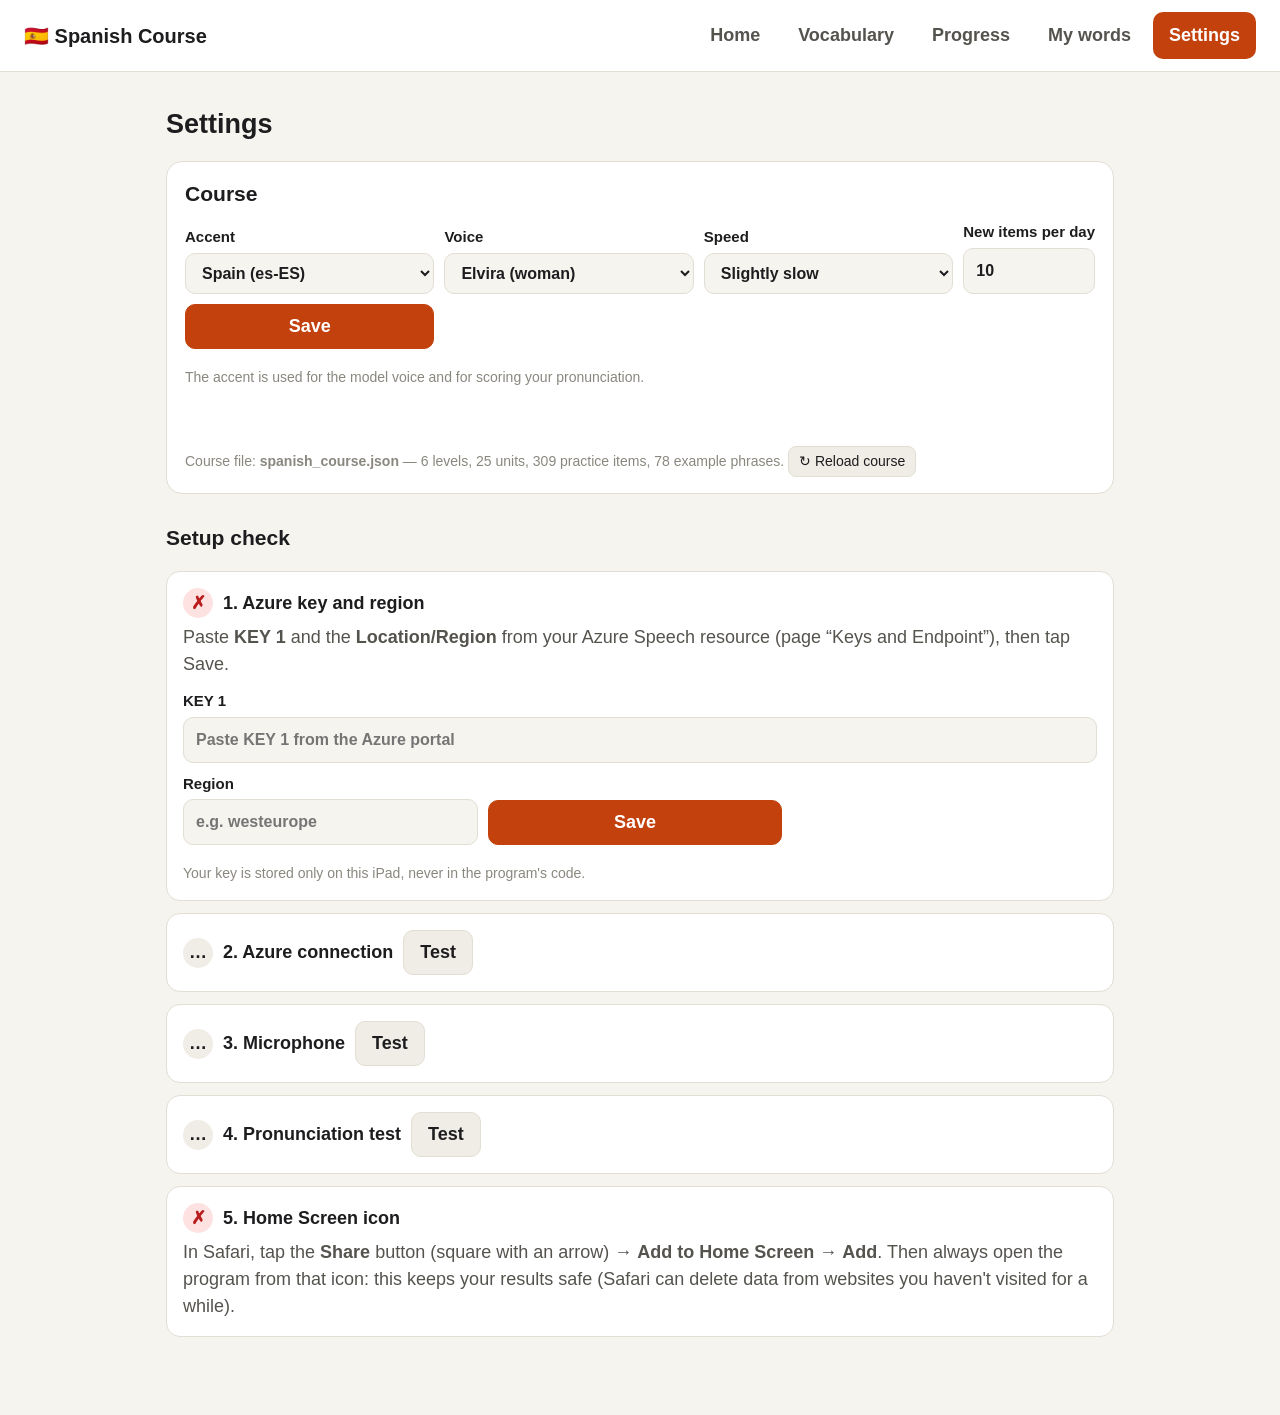
<file: index.html>
<!doctype html>
<html lang="en">
<head>
<meta charset="utf-8">
<meta name="viewport" content="width=device-width, initial-scale=1, viewport-fit=cover">
<title>Spanish Practice</title>
<meta name="apple-mobile-web-app-capable" content="yes">
<meta name="mobile-web-app-capable" content="yes">
<meta name="apple-mobile-web-app-title" content="Español">
<meta name="apple-mobile-web-app-status-bar-style" content="default">
<meta name="theme-color" content="#c2410c">
<link rel="manifest" href="manifest.webmanifest">
<link rel="apple-touch-icon" href="icon-180.png">
<link rel="icon" type="image/png" href="icon-180.png">
<link rel="stylesheet" href="style.css">
</head>
<body>
<header class="topbar">
  <div class="brand">🇪🇸 Spanish Course</div>
  <nav class="tabs">
    <button class="tab active" data-view="home">Home</button>
    <button class="tab" data-view="vocab">Vocabulary</button>
    <button class="tab" data-view="progress">Progress</button>
    <button class="tab" data-view="words">My words</button>
    <button class="tab" data-view="setup">Settings</button>
  </nav>
</header>

<main>
  <div id="home-hint" class="banner hidden">
    <span>📲 Tip: tap <b>Share</b> → <b>Add to Home Screen</b> and open the program from that icon. This keeps your results safe.</span>
    <button id="home-hint-close" class="small-btn" aria-label="Close tip">OK</button>
  </div>
  <div id="course-problem" class="banner warn hidden"></div>

  <!-- ======================= HOME ======================= -->
  <section id="view-home" class="view active">
    <div class="home-top">
      <div class="next-card" id="next-card"></div>
      <div class="today-card" id="today-card"></div>
    </div>
    <div class="panel" id="weak-sounds-panel">
      <h3>My weakest sounds</h3>
      <div id="weak-sounds"></div>
    </div>
    <div id="levels"></div>
  </section>

  <!-- ======================= UNIT (lesson) ======================= -->
  <section id="view-unit" class="view">
    <button class="back" data-go="home">← Home</button>
    <div class="unit-head">
      <div class="eyebrow" id="unit-level"></div>
      <h2 id="unit-title"></h2>
      <div class="u-sub big-sub" id="unit-subtitle"></div>
      <div class="unit-progress" id="unit-progress"></div>
    </div>
    <div class="panel lesson" id="unit-lesson"></div>
    <div class="panel" id="unit-examples-panel">
      <h3>Example phrases</h3>
      <div id="unit-examples"></div>
    </div>
    <button id="btn-start-practice" class="big next wide">🎤 Practice</button>
    <details class="panel" id="unit-items-panel">
      <summary><b>Items in this unit</b> <span class="meta" id="unit-items-count"></span></summary>
      <div id="unit-items"></div>
    </details>
  </section>

  <!-- ======================= PRACTICE ======================= -->
  <section id="view-practice" class="view">
    <div class="row between">
      <button class="back" id="practice-back">← Unit</button>
      <span class="meta" id="practice-session"></span>
    </div>
    <div id="practice-main">
      <div class="row deckrow">
        <span id="why" class="badge"></span>
      </div>
      <div class="card">
        <div class="es" id="es">…</div>
        <div class="tr"><span class="flag">EN</span> <span id="en"></span></div>
        <div class="tr reveal hidden" id="fr-line"><span class="flag">FR</span> <span id="fr"></span></div>
        <div class="tip-line reveal hidden" id="tip-line"><span class="flag">SAY</span> <span id="tip"></span></div>
        <button class="linkish" id="btn-reveal">Show tip &amp; French</button>
      </div>

      <div class="buttons">
        <button id="btn-listen" class="big listen">🔊 Listen</button>
        <button id="btn-slow" class="big slow">🐢 Slower</button>
        <button id="btn-record" class="big record">🎤 Record</button>
        <button id="btn-me" class="big me" disabled>👂 Hear myself</button>
        <button id="btn-next" class="big next">Next ➡</button>
      </div>
      <div id="rec-level" class="meter hidden"><div id="rec-level-bar"></div></div>
      <div id="status" class="status" aria-live="polite"></div>

      <div id="result" class="result hidden">
        <div class="scores">
          <div class="score main"><div class="num" id="s-overall">0</div><div class="lbl">Overall</div></div>
          <div class="score"><div class="num" id="s-accuracy">0</div><div class="lbl">Accuracy</div></div>
          <div class="score"><div class="num" id="s-fluency">0</div><div class="lbl">Fluency</div></div>
          <div class="score"><div class="num" id="s-complete">0</div><div class="lbl">Completeness</div></div>
        </div>
        <div class="words" id="words"></div>
        <div class="legend"><span class="dot good"></span> good (80+) <span class="dot ok"></span> almost (60–79) <span class="dot bad"></span> needs work (under 60) · tap a word to see each sound</div>
        <div id="tips" class="tips"></div>
        <div id="attempts" class="attempts"></div>
      </div>
    </div>
    <div id="practice-end" class="panel hidden"></div>
  </section>

  <!-- ======================= VOCABULARY ======================= -->
  <section id="view-vocab" class="view">
    <h2>Vocabulary</h2>
    <p class="hint">Spoken test of the words and phrases you have practised in the course. <b>Spanish → English:</b> you hear the Spanish and say what it means in English. <b>English → Spanish:</b> you see (and hear) the English and say it in Spanish. Wrong answers come back after a minute; right answers come back later and later (10 minutes, then 1, 3, 7, 21 and 60 days).</p>
    <div class="tiles" id="vocab-tiles"></div>
    <div class="panel">
      <div class="row">
        <label for="vocab-mode"><b>Direction</b></label>
        <select id="vocab-mode" class="select">
          <option value="mixed">Both directions</option>
          <option value="es-en">Spanish → English</option>
          <option value="en-es">English → Spanish</option>
        </select>
      </div>
      <div class="hint">“Both directions”: a word is first tested Spanish → English; once you get it right, English → Spanish is added.</div>
      <button id="btn-start-quiz" class="big next wide">🧠 Start vocabulary test</button>
      <div id="vocab-empty" class="empty hidden"></div>
    </div>
    <div class="panel">
      <h3>🎯 My difficult words</h3>
      <button id="btn-difficult" class="mid primary hidden">🎯 Practise my difficult words</button>
      <div id="vocab-weak"></div>
    </div>
  </section>

  <!-- ======================= VOCABULARY QUIZ ======================= -->
  <section id="view-quiz" class="view">
    <div class="row between">
      <button class="back" data-go="vocab">← Vocabulary</button>
      <span class="meta" id="quiz-session"></span>
    </div>
    <div id="quiz-main">
      <div class="row deckrow"><span id="quiz-why" class="badge"></span></div>
      <div class="card quiz-card">
        <div class="quiz-prompt" id="quiz-prompt"></div>
        <div class="es" id="quiz-text"></div>
        <button class="linkish hidden" id="quiz-show">Show the Spanish text</button>
      </div>
      <div class="buttons three">
        <button id="quiz-hear" class="big listen">🔊 Hear again</button>
        <button id="quiz-answer" class="big record">🎤 Answer</button>
        <button id="quiz-dunno" class="big me">🤷 I don't know</button>
      </div>
      <div id="quiz-level" class="meter hidden"><div id="quiz-level-bar"></div></div>
      <div id="quiz-status" class="status" aria-live="polite"></div>
      <div id="quiz-result" class="result hidden"></div>
    </div>
    <div id="quiz-end" class="panel hidden"></div>
  </section>

  <!-- ======================= PROGRESS ======================= -->
  <section id="view-progress" class="view">
    <h2>My progress</h2>
    <div class="tiles" id="tiles"></div>
    <h3>Average score per day <small>(first try on each item)</small></h3>
    <div id="chart" class="chart"></div>
    <div class="two-col">
      <div>
        <h3>Sounds to work on</h3>
        <div id="sound-list"></div>
      </div>
      <div>
        <h3>Words &amp; phrases to work on</h3>
        <div id="weak-list"></div>
      </div>
    </div>
    <h3>Backup</h3>
    <p class="hint">Your results are stored only on this iPad. Save a backup now and then (for example to iCloud Drive via “Save to Files”).</p>
    <div class="row">
      <button id="btn-backup" class="mid">💾 Save a backup</button>
      <label class="mid file-btn">📂 Restore a backup<input id="restore-file" type="file" accept=".json,application/json"></label>
      <span id="backup-msg" class="status"></span>
    </div>
  </section>

  <!-- ======================= MY WORDS ======================= -->
  <section id="view-words" class="view">
    <h2>Add your own word or sentence</h2>
    <p class="hint">Your own words appear on the Home screen under “My words”, grouped by the name you give them.</p>
    <form id="add-form" class="add-form">
      <label>Spanish <input id="add-es" required autocapitalize="off" placeholder="e.g. Gire la cabeza a la derecha"></label>
      <label>English <input id="add-en" placeholder="e.g. Turn your head to the right"></label>
      <label>French <input id="add-fr" placeholder="e.g. Tournez la tête à droite"></label>
      <label>Group <input id="add-deck" list="deck-names" value="My words"></label>
      <datalist id="deck-names"></datalist>
      <div class="row">
        <button type="button" id="add-listen" class="mid">🔊 Hear it</button>
        <button type="submit" class="mid primary">➕ Add</button>
        <span id="add-msg" class="status"></span>
      </div>
    </form>
    <h2>My words and sentences</h2>
    <div id="all-items"></div>
  </section>

  <!-- ======================= SETTINGS ======================= -->
  <section id="view-setup" class="view">
    <h2>Settings</h2>
    <div class="panel">
      <h3>Course</h3>
      <form id="course-form" class="key-form">
        <label>Accent <select id="accent-input">
          <option value="es-ES">Spain (es-ES)</option>
          <option value="es-MX">Mexico (es-MX)</option>
        </select></label>
        <label>Voice <select id="voice-input"></select></label>
        <label>Speed <select id="speed-input">
          <option value="0%">Normal</option>
          <option value="-15%">Slightly slow</option>
          <option value="-25%">Slow</option>
        </select></label>
        <label>New items per day <input id="newperday-input" type="number" min="1" max="100" inputmode="numeric"></label>
        <button type="submit" class="mid primary">Save</button>
      </form>
      <div class="hint">The accent is used for the model voice and for scoring your pronunciation.</div>
      <div id="course-msg" class="status"></div>
      <div id="course-info" class="hint"></div>
    </div>
    <h3>Setup check</h3>
    <ol class="checks">
      <li id="chk-settings"><div class="chk-head"><span class="mark">…</span> <b>1. Azure key and region</b></div><div class="chk-body"></div>
        <form id="key-form" class="key-form">
          <label class="wide">KEY 1 <input id="key-input" type="password" autocomplete="off" autocapitalize="off" spellcheck="false" placeholder="Paste KEY 1 from the Azure portal"></label>
          <label>Region <input id="region-input" list="regions" autocapitalize="off" spellcheck="false" placeholder="e.g. westeurope"></label>
          <datalist id="regions"><option value="westeurope"><option value="northeurope"><option value="francecentral"><option value="swedencentral"><option value="uksouth"><option value="eastus"><option value="westus2"></datalist>
          <button type="submit" class="mid primary">Save</button>
        </form>
        <div class="hint">Your key is stored only on this iPad, never in the program's code.</div></li>
      <li id="chk-azure"><div class="chk-head"><span class="mark">…</span> <b>2. Azure connection</b> <button class="mid" id="run-azure">Test</button></div><div class="chk-body"></div></li>
      <li id="chk-mic"><div class="chk-head"><span class="mark">…</span> <b>3. Microphone</b> <button class="mid" id="run-mic">Test</button></div>
        <div class="chk-body"></div><div class="meter hidden" id="meter"><div id="meter-bar"></div></div></li>
      <li id="chk-pron"><div class="chk-head"><span class="mark">…</span> <b>4. Pronunciation test</b> <button class="mid" id="run-pron">Test</button></div><div class="chk-body"></div></li>
      <li id="chk-home"><div class="chk-head"><span class="mark">…</span> <b>5. Home Screen icon</b></div><div class="chk-body"></div></li>
    </ol>
  </section>
</main>

<script src="vendor/speech-sdk.min.js"></script>
<script src="decks.js"></script>
<script src="course.js"></script>
<script src="sounds.js"></script>
<script src="vocab.js"></script>
<script src="store.js"></script>
<script src="speech.js"></script>
<script src="app.js"></script>
</body>
</html>
</file>
<file: style.css>
:root {
  --bg: #f6f4ef; --surface: #ffffff; --surface-2: #f0ede6; --ink: #1d1d1f; --ink-2: #55534e; --ink-3: #8a877f;
  --line: #e2ded4; --accent: #c2410c; --accent-ink: #ffffff;
  --good: #15803d; --good-bg: #dcfce7; --ok: #b45309; --ok-bg: #fef3c7; --bad: #b91c1c; --bad-bg: #fee2e2;
  --listen: #1d4ed8; --record: #b91c1c; --next: #15803d; --me: #6d28d9; --slow: #0e7490;
  --chart-line: #c2410c; --grid: #ebe7de;
}
@media (prefers-color-scheme: dark) {
  :root:not([data-theme="light"]) {
    --bg: #17171a; --surface: #222226; --surface-2: #2b2b30; --ink: #f2f0ea; --ink-2: #c3c0b8; --ink-3: #8e8b84;
    --line: #3a3a40; --accent: #fb923c; --accent-ink: #1b1b1b;
    --good: #4ade80; --good-bg: #173524; --ok: #fbbf24; --ok-bg: #3a2e12; --bad: #f87171; --bad-bg: #3d1a1a;
    --listen: #3b82f6; --record: #dc2626; --next: #16a34a; --me: #7c3aed; --slow: #0891b2;
    --chart-line: #fb923c; --grid: #34343a;
  }
}
* { box-sizing: border-box; }
html, body { margin: 0; }
body { background: var(--bg); color: var(--ink); font: 18px/1.5 -apple-system, "Segoe UI", Roboto, Helvetica, Arial, sans-serif; }
button, input, select { font: inherit; }
.topbar { padding-top: max(12px, env(safe-area-inset-top)); display: flex; flex-wrap: wrap; gap: 12px; align-items: center; justify-content: space-between;
  padding: 12px 24px; background: var(--surface); border-bottom: 1px solid var(--line); position: sticky; top: 0; z-index: 5; }
.brand { font-weight: 700; font-size: 20px; }
.tabs { display: flex; flex-wrap: wrap; gap: 6px; }
.tab { border: 0; background: transparent; color: var(--ink-2); padding: 10px 16px; border-radius: 10px; cursor: pointer; font-weight: 600; }
.tab.active { background: var(--accent); color: var(--accent-ink); }
main { max-width: 980px; margin: 0 auto; padding: 24px 16px 60px; }
.view { display: none; } .view.active { display: block; }
.hidden { display: none !important; }
.row { display: flex; flex-wrap: wrap; align-items: center; gap: 12px; }
.deckrow select { padding: 8px 12px; border-radius: 10px; border: 1px solid var(--line); background: var(--surface); color: var(--ink); min-width: 220px; }
.badge { font-size: 14px; color: var(--ink-2); background: var(--surface-2); padding: 4px 10px; border-radius: 99px; }
.badge:empty { display: none; }

.card { margin: 20px 0; background: var(--surface); border: 1px solid var(--line); border-radius: 20px; padding: 32px 28px; text-align: center; }
.card .es { font-size: clamp(30px, 6vw, 52px); font-weight: 700; line-height: 1.2; margin-bottom: 14px; }
.card .tr { color: var(--ink-2); font-size: 20px; }
.flag { display: inline-block; font-size: 12px; font-weight: 700; color: var(--ink-3); border: 1px solid var(--line); border-radius: 6px; padding: 0 6px; vertical-align: 2px; }

.buttons { display: grid; grid-template-columns: repeat(5, 1fr); gap: 12px; }
@media (max-width: 760px) { .buttons { grid-template-columns: repeat(2, 1fr); } .buttons .record { grid-column: span 2; } }
.big { border: 0; border-radius: 16px; padding: 22px 10px; font-size: 22px; font-weight: 700; color: #fff; cursor: pointer;
  transition: transform .05s, filter .15s; }
.big:hover { filter: brightness(1.08); } .big:active { transform: scale(.97); }
.big:disabled { opacity: .4; cursor: default; filter: none; transform: none; }
.listen { background: var(--listen); } .slow { background: var(--slow); } .record { background: var(--record); }
.me { background: var(--me); } .next { background: var(--next); }
.record.recording { animation: pulse 1s infinite; }
@keyframes pulse { 50% { filter: brightness(1.35); } }
.mid { border: 1px solid var(--line); background: var(--surface-2); color: var(--ink); padding: 8px 16px; border-radius: 10px; cursor: pointer; font-weight: 600; }
.mid.primary { background: var(--accent); color: var(--accent-ink); border-color: var(--accent); }
.status { min-height: 28px; margin: 12px 2px; color: var(--ink-2); }
.status.error { color: var(--bad); font-weight: 600; }

.result { background: var(--surface); border: 1px solid var(--line); border-radius: 20px; padding: 24px; }
.scores { display: flex; flex-wrap: wrap; gap: 16px; align-items: flex-end; margin-bottom: 18px; }
.score { text-align: center; min-width: 90px; }
.score .num { font-size: 32px; font-weight: 700; font-variant-numeric: tabular-nums; }
.score.main .num { font-size: 56px; line-height: 1; }
.score .lbl { color: var(--ink-2); font-size: 14px; }
.num.good { color: var(--good); } .num.ok { color: var(--ok); } .num.bad { color: var(--bad); }
.words { display: flex; flex-wrap: wrap; gap: 10px; font-size: 28px; font-weight: 600; margin: 8px 0 10px; }
.word { font: inherit; padding: 4px 12px; border-radius: 12px; cursor: pointer; border: 2px solid transparent; }
.word.good { background: var(--good-bg); color: var(--good); }
.word.ok { background: var(--ok-bg); color: var(--ok); }
.word.bad { background: var(--bad-bg); color: var(--bad); }
.word.selected { border-color: currentColor; }
.word small { font-size: 14px; font-weight: 600; opacity: .85; margin-left: 4px; }
.word u { text-decoration-thickness: 3px; text-underline-offset: 4px; }
.legend { font-size: 14px; color: var(--ink-2); }
.dot { display: inline-block; width: 12px; height: 12px; border-radius: 4px; vertical-align: -1px; margin-left: 8px; }
.dot.good { background: var(--good); } .dot.ok { background: var(--ok); } .dot.bad { background: var(--bad); }
.tips { margin-top: 16px; display: grid; gap: 10px; }
.tip { background: var(--surface-2); border-radius: 12px; padding: 12px 16px; }
.tip b.w { font-size: 20px; }
.tip .snd { display: inline-block; font-weight: 700; padding: 0 8px; border-radius: 6px; background: var(--bad-bg); color: var(--bad); }
.tip.great { background: var(--good-bg); color: var(--good); font-weight: 600; }
.units { display: flex; flex-wrap: wrap; gap: 6px; margin-top: 8px; }
.unit { font-size: 15px; padding: 2px 8px; border-radius: 8px; }
.unit.good { background: var(--good-bg); color: var(--good); } .unit.ok { background: var(--ok-bg); color: var(--ok); } .unit.bad { background: var(--bad-bg); color: var(--bad); }
.attempts { margin-top: 14px; color: var(--ink-2); font-size: 15px; }
.hint { color: var(--ink-3); font-size: 14px; margin-top: 18px; }
kbd { border: 1px solid var(--line); border-bottom-width: 2px; border-radius: 5px; padding: 0 5px; font-size: 13px; background: var(--surface); }

h2 { margin: 8px 0 16px; } h3 { margin: 28px 0 10px; } h3 small { font-weight: 400; color: var(--ink-3); font-size: 14px; }
.tiles { display: grid; grid-template-columns: repeat(auto-fit, minmax(170px, 1fr)); gap: 12px; }
.tile { background: var(--surface); border: 1px solid var(--line); border-radius: 16px; padding: 16px; }
.tile .v { font-size: 34px; font-weight: 700; font-variant-numeric: tabular-nums; }
.tile .l { color: var(--ink-2); font-size: 15px; }
.chart { background: var(--surface); border: 1px solid var(--line); border-radius: 16px; padding: 12px; position: relative; }
.chart svg { display: block; width: 100%; height: auto; }
.chart .axis { fill: var(--ink-3); font-size: 12px; }
.chart .gridline { stroke: var(--grid); stroke-width: 1; }
.chart .series { fill: none; stroke: var(--chart-line); stroke-width: 2; }
.chart .pt { fill: var(--chart-line); stroke: var(--surface); stroke-width: 2; }
.chart .hit { fill: transparent; cursor: pointer; }
.empty { color: var(--ink-3); padding: 16px; }
.two-col { display: grid; grid-template-columns: 1fr 1fr; gap: 24px; }
@media (max-width: 760px) { .two-col { grid-template-columns: 1fr; } }
.bar-row { display: grid; grid-template-columns: 150px 1fr 44px; gap: 8px; align-items: center; margin: 6px 0; font-size: 15px; cursor: help; }
.bar-track { background: var(--surface-2); border-radius: 4px; height: 14px; overflow: hidden; }
.bar-fill { height: 100%; border-radius: 0 4px 4px 0; }
.bar-fill.good { background: var(--good); } .bar-fill.ok { background: var(--ok); } .bar-fill.bad { background: var(--bad); }
.bar-row .val { text-align: right; font-variant-numeric: tabular-nums; color: var(--ink-2); }
.list-row { display: flex; align-items: center; gap: 10px; justify-content: space-between; padding: 8px 12px; background: var(--surface);
  border: 1px solid var(--line); border-radius: 10px; margin: 6px 0; }
.list-row .meta { color: var(--ink-3); font-size: 14px; }
.pill { font-size: 13px; font-weight: 700; padding: 2px 8px; border-radius: 99px; }
.pill.good { background: var(--good-bg); color: var(--good); } .pill.ok { background: var(--ok-bg); color: var(--ok); } .pill.bad { background: var(--bad-bg); color: var(--bad); }
.pill.none { background: var(--surface-2); color: var(--ink-3); }
.small-btn { border: 1px solid var(--line); background: var(--surface-2); color: var(--ink); border-radius: 8px; padding: 4px 10px; cursor: pointer; font-size: 14px; }
.deck-title { margin: 24px 0 6px; font-weight: 700; }

.add-form { display: grid; gap: 12px; background: var(--surface); border: 1px solid var(--line); border-radius: 16px; padding: 20px; }
.add-form label { display: grid; gap: 4px; font-weight: 600; }
.add-form input { padding: 10px 12px; border-radius: 10px; border: 1px solid var(--line); background: var(--bg); color: var(--ink); }

.checks { padding-left: 0; list-style: none; display: grid; gap: 12px; }
.checks li { background: var(--surface); border: 1px solid var(--line); border-radius: 14px; padding: 16px; }
.chk-head { display: flex; align-items: center; gap: 10px; flex-wrap: wrap; }
.chk-body { margin-top: 6px; color: var(--ink-2); }
.chk-body:empty { display: none; }
.mark { display: inline-grid; place-items: center; width: 30px; height: 30px; border-radius: 50%; background: var(--surface-2); font-weight: 700; }
.pass .mark { background: var(--good-bg); color: var(--good); }
.fail .mark { background: var(--bad-bg); color: var(--bad); }
.meter { margin-top: 10px; height: 18px; background: var(--surface-2); border-radius: 9px; overflow: hidden; }
#meter-bar { height: 100%; width: 0; background: var(--good); transition: width .08s; }
code { background: var(--surface-2); padding: 1px 6px; border-radius: 6px; font-size: 15px; word-break: break-all; }
.tooltip { position: fixed; z-index: 20; pointer-events: none; background: var(--ink); color: var(--bg); padding: 6px 10px; border-radius: 8px; font-size: 14px; }
.key-form { display: grid; grid-template-columns: 1fr 1fr 1fr auto; gap: 10px; align-items: end; margin-top: 12px; }
.key-form .wide { grid-column: 1 / -1; }
@media (max-width: 700px) { .key-form { grid-template-columns: 1fr; } }
.key-form label { display: grid; gap: 4px; font-weight: 600; font-size: 15px; }
.key-form input, .key-form select { padding: 10px 12px; border-radius: 10px; border: 1px solid var(--line); background: var(--bg); color: var(--ink); min-width: 0; font-size: 16px; }
.banner { display: flex; gap: 12px; align-items: center; justify-content: space-between; background: var(--ok-bg); color: var(--ink);
  border-radius: 12px; padding: 10px 14px; margin-bottom: 16px; }
.file-btn { position: relative; overflow: hidden; display: inline-block; }
.file-btn input { position: absolute; inset: 0; opacity: 0; cursor: pointer; }
.row-end { display: inline-flex; gap: 6px; align-items: center; flex-shrink: 0; }
.unit small { font-size: 11px; opacity: .8; }
#rec-level { margin-top: 12px; }
#rec-level-bar { height: 100%; width: 0; background: var(--record); transition: width .06s; }
.bar-detail summary { list-style: none; }
.bar-detail summary::-webkit-details-marker { display: none; }
.bar-tip { font-size: 14px; color: var(--ink-2); background: var(--surface-2); border-radius: 8px; padding: 8px 10px; margin: 2px 0 8px; }
.chart-readout { font-size: 14px; color: var(--ink-2); padding: 4px 8px 0; min-height: 24px; }
.add-form input { font-size: 16px; }
.deckrow select { font-size: 17px; }
button { -webkit-tap-highlight-color: transparent; touch-action: manipulation; }

/* ---------- course: home ---------- */
.banner.warn { background: var(--bad-bg); color: var(--ink); }
.panel { background: var(--surface); border: 1px solid var(--line); border-radius: 16px; padding: 16px 18px; margin: 16px 0; }
.panel h3 { margin-top: 0; }
.eyebrow { font-size: 13px; font-weight: 700; letter-spacing: .04em; text-transform: uppercase; color: var(--accent); }
.meta { color: var(--ink-3); font-size: 15px; }
.home-top { display: grid; grid-template-columns: 2fr 1fr; gap: 16px; }
@media (max-width: 760px) { .home-top { grid-template-columns: 1fr; } }
.next-card, .today-card { background: var(--surface); border: 1px solid var(--line); border-radius: 20px; padding: 20px; display: grid; gap: 8px; align-content: start; }
.next-card { border: 2px solid var(--accent); }
.next-title { font-size: 28px; font-weight: 700; line-height: 1.2; }
.next-bar { display: flex; align-items: center; gap: 10px; color: var(--ink-2); font-size: 15px; }
.next-card .big { margin-top: 6px; padding: 16px; }
.today-row { display: flex; justify-content: space-between; font-size: 17px; }
.pbar { display: inline-block; flex: 1; min-width: 80px; height: 10px; background: var(--surface-2); border-radius: 5px; overflow: hidden; vertical-align: middle; }
.pfill { display: block; height: 100%; background: var(--accent); border-radius: 0 5px 5px 0; }
.pfill.good { background: var(--good); } .pfill.ok { background: var(--ok); } .pfill.bad { background: var(--bad); }
.ws-row { padding: 8px 0; border-top: 1px solid var(--line); }
.ws-row:first-child { border-top: 0; }
.ws-head { display: grid; grid-template-columns: 170px 1fr 36px auto; gap: 10px; align-items: center; }
@media (max-width: 600px) { .ws-head { grid-template-columns: 1fr 36px auto; } .ws-head .pbar { display: none; } }
.ws-head .val { text-align: right; font-variant-numeric: tabular-nums; color: var(--ink-2); }
.ws-tip { font-size: 15px; color: var(--ink-2); margin-top: 4px; }
.fr-cmp { display: block; margin-top: 4px; color: var(--ink); }
.level { margin: 28px 0 8px; }
.level-head { display: flex; justify-content: space-between; align-items: flex-end; gap: 12px; flex-wrap: wrap; margin-bottom: 10px; }
.level-head h2 { margin: 2px 0 0; }
.unit-grid { display: grid; grid-template-columns: repeat(auto-fill, minmax(260px, 1fr)); gap: 10px; }
.unit-row { text-align: left; font: inherit; color: var(--ink); background: var(--surface); border: 1px solid var(--line); border-radius: 14px; padding: 12px 14px;
  display: grid; gap: 6px; cursor: pointer; }
.unit-row.current { border: 2px solid var(--accent); }
.unit-row.learned .u-title { color: var(--good); }
.u-title { font-weight: 700; font-size: 18px; }
.u-bar { display: flex; align-items: center; gap: 8px; }
.u-pct { font-size: 14px; color: var(--ink-2); font-variant-numeric: tabular-nums; min-width: 38px; text-align: right; }
.u-meta { font-size: 14px; color: var(--ink-3); }
.due { color: var(--ok); font-weight: 700; }

/* ---------- unit & lesson ---------- */
.back { border: 0; background: none; color: var(--accent); font-weight: 700; font-size: 17px; padding: 8px 0; cursor: pointer; }
.row.between { justify-content: space-between; }
.unit-head h2 { font-size: 32px; margin: 4px 0 8px; }
.unit-progress { display: flex; flex-wrap: wrap; align-items: center; gap: 8px; }
.unit-progress .pbar { max-width: 220px; }
.lesson { font-size: 19px; line-height: 1.6; }
.lesson p { margin: 0 0 12px; } .lesson p:last-child { margin-bottom: 0; }
.example { display: flex; gap: 12px; justify-content: space-between; align-items: center; padding: 10px 0; border-top: 1px solid var(--line); flex-wrap: wrap; }
.example:first-child { border-top: 0; }
.ex-es { font-size: 22px; font-weight: 700; }
.ex-tip { font-size: 15px; color: var(--ink-2); letter-spacing: .02em; }
.ex-btns { display: flex; gap: 8px; }
.big.wide { width: 100%; margin: 8px 0; }
#unit-items-panel summary { cursor: pointer; }

/* ---------- practice ---------- */
.linkish { border: 0; background: none; color: var(--accent); font: inherit; font-size: 15px; margin-top: 8px; cursor: pointer; text-decoration: underline; }
.tip-line { margin-top: 8px; font-size: 22px; letter-spacing: .03em; color: var(--ink); }
.tip-line b { color: var(--accent); }
.ex-tip b { color: var(--accent); }
.tip.sound-focus { border-left: 4px solid var(--bad); }
.sf-head { margin-bottom: 4px; }
#practice-end h3 { margin-top: 0; }
#practice-end .row { margin-top: 12px; }
.u-sub { font-size: 15px; color: var(--ink-2); }
.u-sub.big-sub { font-size: 18px; margin: -4px 0 10px; }

/* ---------- vocabulary ---------- */
.select { padding: 8px 12px; border-radius: 10px; border: 1px solid var(--line); background: var(--surface); color: var(--ink); font-size: 17px; }
.quiz-prompt { font-size: 18px; color: var(--ink-2); margin-bottom: 10px; }
.quiz-card .es { min-height: 1.2em; }
.buttons.three { grid-template-columns: repeat(3, 1fr); }
@media (max-width: 760px) { .buttons.three { grid-template-columns: 1fr 1fr; } .buttons.three .record { grid-column: span 2; } }
#quiz-level { margin-top: 12px; }
#quiz-level-bar { height: 100%; width: 0; background: var(--record); transition: width .06s; }
.verdict { font-size: 30px; font-weight: 800; margin-bottom: 6px; }
.verdict.good { color: var(--good); } .verdict.bad { color: var(--bad); }
.answer-es { font-size: 30px; font-weight: 700; }
.answer-tr { color: var(--ink-2); font-size: 18px; }
.heard { margin: 8px 0; font-size: 17px; }
.quiz-actions { display: flex; flex-wrap: wrap; gap: 10px; margin-top: 14px; }
.quiz-actions .big { padding: 16px 22px; font-size: 20px; }
.today-row.vocab { margin-top: 6px; padding-top: 8px; border-top: 1px solid var(--line); }
</file>
